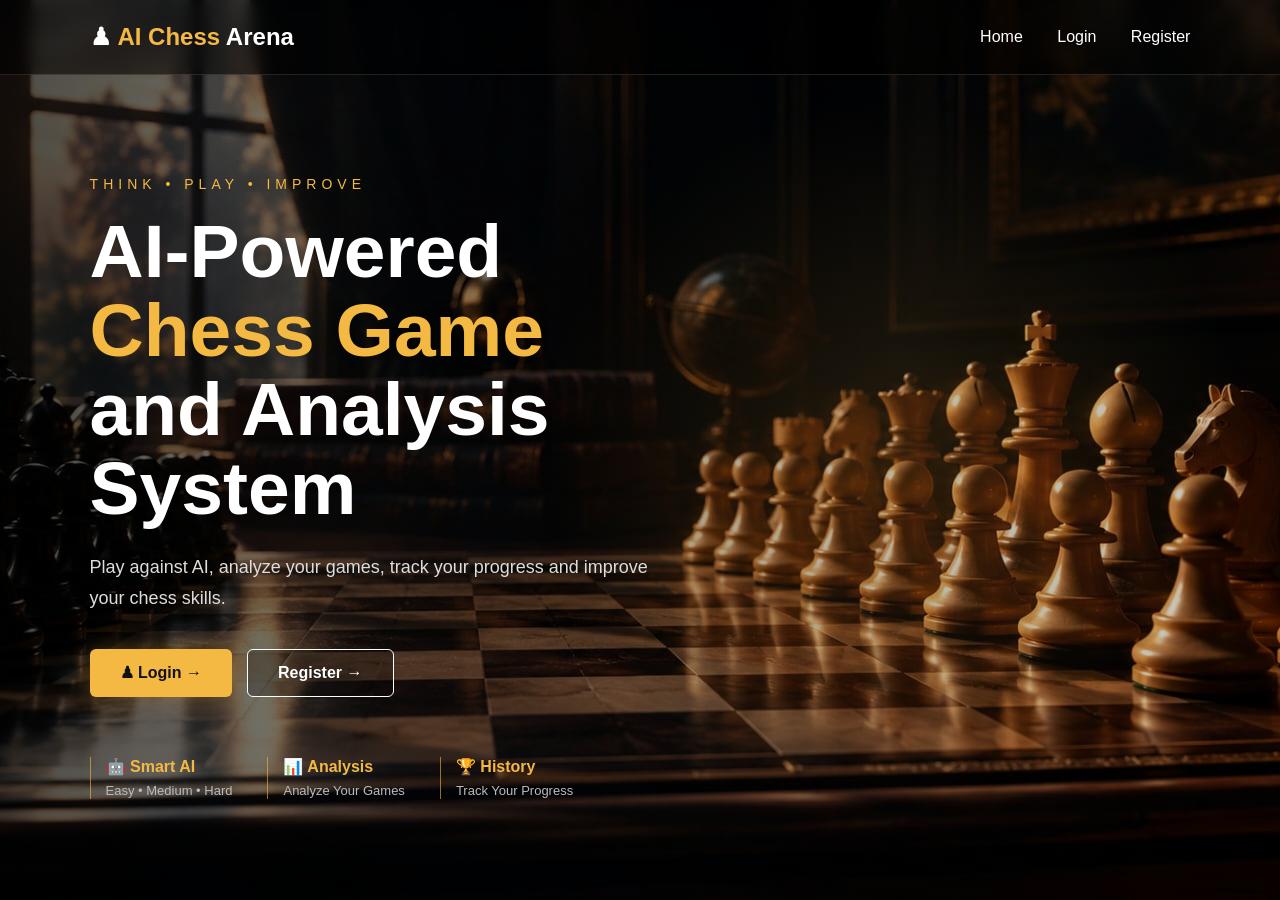
<file: AIChess/index.html>
<!DOCTYPE html>
<html lang="en">

<head>

    <meta charset="UTF-8">

    <meta name="viewport"
          content="width=device-width, initial-scale=1.0">

    <title>AI Chess Arena</title>

    <style>

        * {
            margin: 0;
            padding: 0;
            box-sizing: border-box;
            font-family: Arial, sans-serif;
        }

        body {
            min-height: 100vh;
            background: #05070a;
            color: white;
            overflow-x: hidden;
        }

        /* =========================
           BACKGROUND
        ========================== */

        .background {
            position: fixed;
            inset: 0;

            background-image:
                linear-gradient(
                    90deg,
                    rgba(0,0,0,0.70),
                    rgba(0,0,0,0.35),
                    rgba(0,0,0,0.20)
                ),
                url("home-bg.png");

            background-size: cover;
            background-position: center;
            background-repeat: no-repeat;

            z-index: -2;

            /* Only the background moves */
            animation: backgroundMove 18s ease-in-out infinite alternate;
        }

        /* Soft background lighting */

        .background::after {
            content: "";

            position: absolute;
            inset: 0;

            background:
                radial-gradient(
                    circle at 70% 50%,
                    rgba(255,190,80,0.12),
                    transparent 35%
                );

            /* Background effect only */
            animation: glow 5s ease-in-out infinite alternate;
        }

        /* Background movement */

        @keyframes backgroundMove {

            from {
                transform: scale(1);
            }

            to {
                transform: scale(1.04);
            }

        }

        /* Background glow */

        @keyframes glow {

            from {
                opacity: 0.4;
            }

            to {
                opacity: 1;
            }

        }

        /* =========================
           NAVIGATION
        ========================== */

        nav {
            height: 75px;

            display: flex;
            align-items: center;
            justify-content: space-between;

            padding: 0 7%;

            background: rgba(0,0,0,0.55);

            border-bottom:
                1px solid rgba(255,255,255,0.12);

            backdrop-filter: blur(8px);
        }

        .logo {
            font-size: 24px;
            font-weight: bold;
        }

        .logo span {
            color: #f4b942;
        }

        nav a {
            color: white;

            text-decoration: none;

            margin-left: 30px;

            font-size: 16px;

            transition: 0.3s;
        }

        nav a:hover {
            color: #f4b942;
        }

        /* =========================
           HERO
        ========================== */

        .hero {
            min-height: calc(100vh - 75px);

            display: flex;

            align-items: center;

            padding: 60px 7%;

            position: relative;
        }

        .content {
            max-width: 650px;
        }

        /* Tagline */

        .tagline {
            color: #f4b942;

            letter-spacing: 5px;

            font-size: 14px;

            margin-bottom: 20px;

            /* No animation */
            animation: none;
        }

        /* Main heading */

        .content h1 {
            font-size: clamp(45px, 6vw, 75px);

            line-height: 1.05;

            margin-bottom: 25px;

            /* No animation */
            animation: none;
        }

        .content h1 span {
            color: #f4b942;
        }

        /* Description */

        .content p {
            max-width: 580px;

            font-size: 18px;

            line-height: 1.7;

            color: #ddd;

            margin-bottom: 35px;

            /* No animation */
            animation: none;
        }

        /* =========================
           BUTTONS
        ========================== */

        .buttons {
            display: flex;

            gap: 15px;

            flex-wrap: wrap;

            /* No animation */
            animation: none;
        }

        .btn {
            display: inline-block;

            padding: 14px 30px;

            border-radius: 6px;

            text-decoration: none;

            font-weight: bold;

            transition: 0.3s;
        }

        .primary {
            background: #f4b942;

            color: #111;

            box-shadow:
                0 0 20px rgba(244,185,66,0.3);
        }

        .primary:hover {
            transform: translateY(-3px);

            box-shadow:
                0 0 30px rgba(244,185,66,0.6);
        }

        .secondary {
            border: 1px solid white;

            color: white;

            background: rgba(0,0,0,0.25);
        }

        .secondary:hover {
            background: white;

            color: #111;
        }

        /* =========================
           FEATURES
        ========================== */

        .features {
            display: flex;

            gap: 35px;

            margin-top: 60px;

            /* No animation */
            animation: none;
        }

        .feature {
            border-left:
                1px solid rgba(244,185,66,0.6);

            padding-left: 15px;
        }

        .feature strong {
            display: block;

            color: #f4b942;

            margin-bottom: 5px;
        }

        .feature span {
            color: #bbb;

            font-size: 13px;
        }

        /* =========================
           MOBILE
        ========================== */

        @media (max-width: 768px) {

            nav {
                padding: 0 5%;
            }

            .logo {
                font-size: 19px;
            }

            nav a {
                margin-left: 12px;
                font-size: 13px;
            }

            .hero {
                padding: 50px 7%;
            }

            .features {
                flex-wrap: wrap;

                gap: 20px;
            }

        }

    </style>

</head>


<body>


    <!-- Animated Background -->

    <div class="background"></div>


    <!-- Navigation -->

    <nav>

        <div class="logo">
            ♟ <span>AI Chess</span> Arena
        </div>


        <div>

            <a href="#">
                Home
            </a>

            <a href="login.html">
                Login
            </a>

            <a href="register.html">
                Register
            </a>

        </div>

    </nav>


    <!-- Hero Section -->

    <section class="hero">

        <div class="content">

            <div class="tagline">
                THINK • PLAY • IMPROVE
            </div>


            <h1>

                AI-Powered

                <br>

                <span>Chess Game</span>

                <br>

                and Analysis System

            </h1>


            <p>

                Play against AI, analyze your games,
                track your progress and improve your
                chess skills.

            </p>


            <div class="buttons">

                <a href="login.html"
                   class="btn primary">

                    ♟ Login →

                </a>


                <a href="register.html"
                   class="btn secondary">

                    Register →

                </a>

            </div>


            <div class="features">

                <div class="feature">

                    <strong>
                        🤖 Smart AI
                    </strong>

                    <span>
                        Easy • Medium • Hard
                    </span>

                </div>


                <div class="feature">

                    <strong>
                        📊 Analysis
                    </strong>

                    <span>
                        Analyze Your Games
                    </span>

                </div>


                <div class="feature">

                    <strong>
                        🏆 History
                    </strong>

                    <span>
                        Track Your Progress
                    </span>

                </div>

            </div>

        </div>

    </section>


</body>

</html>
</file>
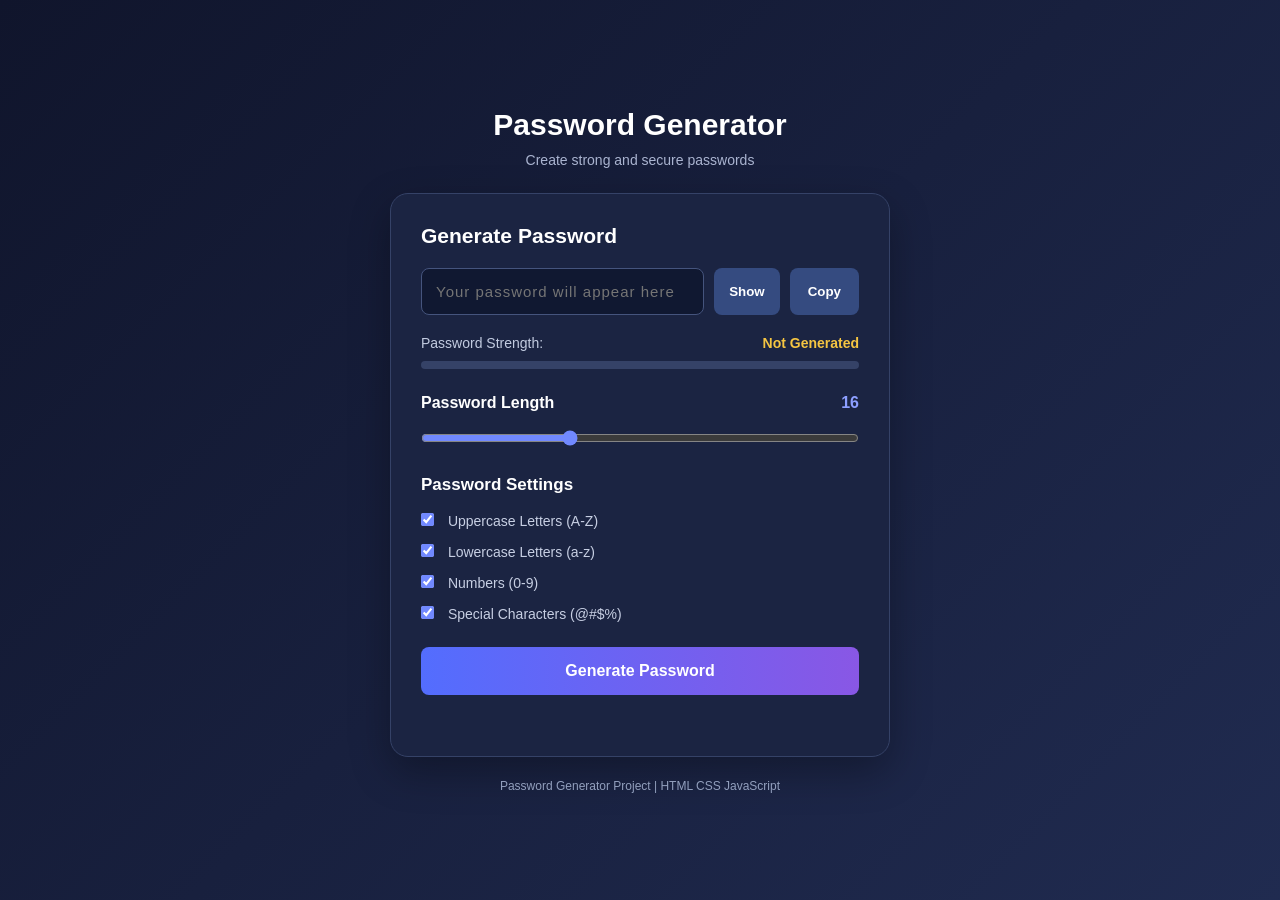
<file: passwordGenerator/index.html>
<!DOCTYPE html>
<html lang="en">
<head>
    <meta charset="UTF-8">
    <meta name="viewport" content="width=device-width, initial-scale=1.0">

    <title>Password Generator</title>

    <link rel="stylesheet" href="style.css">
</head>

<body>

    <div class="container">

        <div class="header">
            <h1>Password Generator</h1>
            <p>Create strong and secure passwords</p>
        </div>

        <div class="generator-card">

            <h2>Generate Password</h2>

            <div class="password-box">

                <input type="password" id="password"
                placeholder="Your password will appear here"
                readonly>

                <button id="toggleBtn">Show</button>
                <button id="copyBtn">Copy</button>

            </div>

            <div class="strength-section">
                <span>Password Strength:</span>
                <span id="strengthText">Not Generated</span>
            </div>

            <div class="strength-bar">
                <div id="strengthFill"></div>
            </div>

            <div class="length-section">

                <label>Password Length</label>
                <span id="lengthValue">16</span>

                <input type="range"
                id="length"
                min="8"
                max="32"
                value="16">

            </div>

            <div class="options">

                <h3>Password Settings</h3>

                <label>
                    <input type="checkbox" id="uppercase" checked>
                    Uppercase Letters (A-Z)
                </label>

                <label>
                    <input type="checkbox" id="lowercase" checked>
                    Lowercase Letters (a-z)
                </label>

                <label>
                    <input type="checkbox" id="numbers" checked>
                    Numbers (0-9)
                </label>

                <label>
                    <input type="checkbox" id="symbols" checked>
                    Special Characters (@#$%)
                </label>

            </div>

            <button id="generateBtn" class="generate-btn">
                Generate Password
            </button>

            <p id="notification"></p>

        </div>

        <footer>
            <p>Password Generator Project | HTML CSS JavaScript</p>
        </footer>

    </div>

    <script src="script.js"></script>

</body>
</html>
</file>
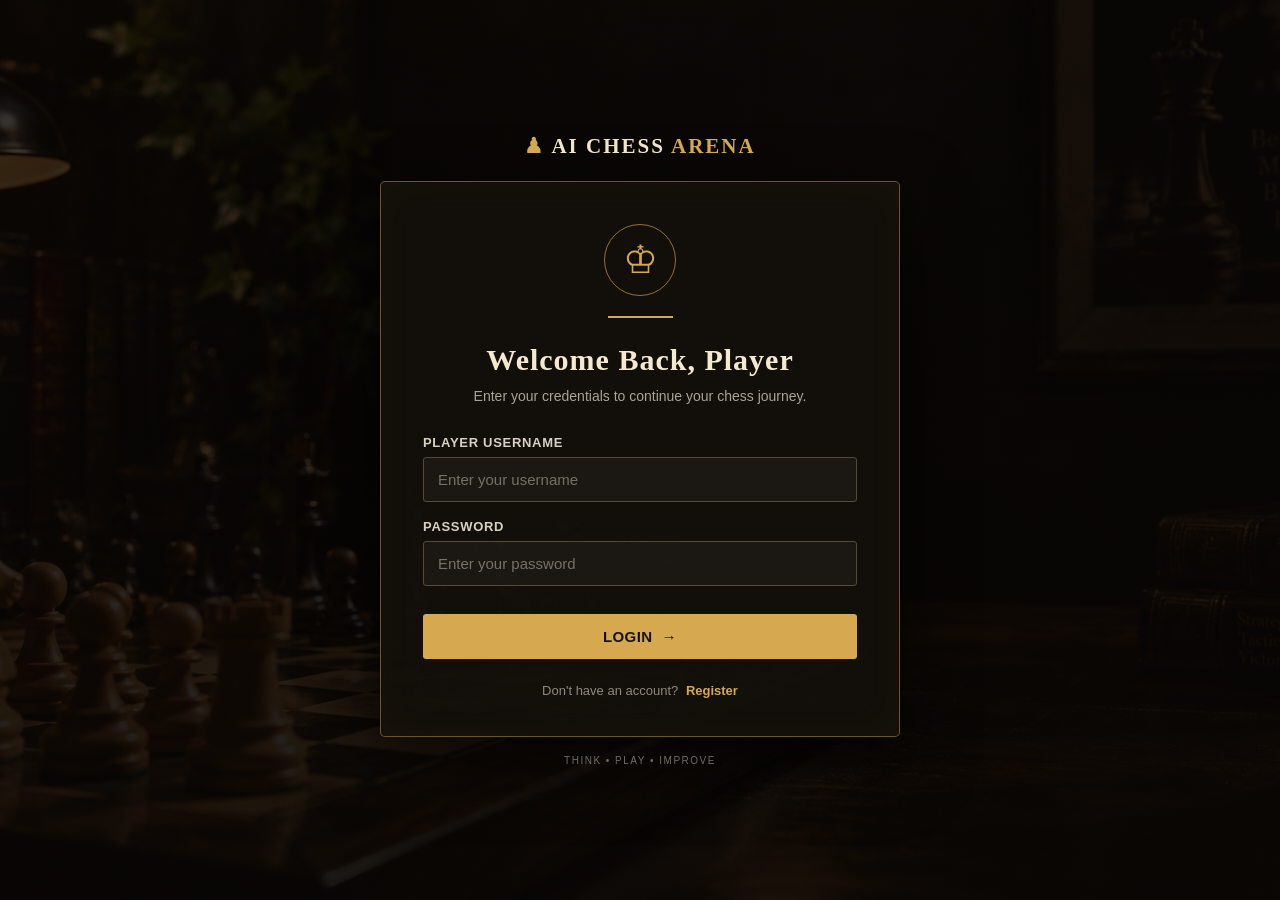
<file: AIChess/login.html>
<!DOCTYPE html>
<html lang="en">

<head>

    <meta charset="UTF-8">

    <meta name="viewport"
          content="width=device-width, initial-scale=1.0">

    <title>Login | AI Chess Arena</title>

    <style>

        * {
            margin: 0;
            padding: 0;
            box-sizing: border-box;
        }

        body {
            min-height: 100vh;

            display: flex;
            align-items: center;
            justify-content: center;

            font-family: Arial, sans-serif;

            background:
                linear-gradient(
                    rgba(8, 6, 4, 0.78),
                    rgba(8, 6, 4, 0.90)
                ),
                url("dashboard-bg.png");

            background-size: cover;
            background-position: center;

            color: white;

            padding: 25px;
        }

        .login-container {
            width: 100%;
            max-width: 520px;
        }

        /* BRAND */

        .brand {
            text-align: center;

            margin-bottom: 22px;

            font-family: Georgia, "Times New Roman", serif;

            font-size: 21px;

            font-weight: bold;

            letter-spacing: 2px;

            color: #d6a84f;
        }

        .brand span {
            color: #f1e6c8;
        }

        /* LOGIN CARD */

        .login-box {
            background: rgba(20, 16, 11, 0.94);

            border: 1px solid rgba(214, 168, 79, 0.45);

            border-radius: 5px;

            padding: 42px 42px 38px;

            box-shadow:
                0 25px 70px rgba(0,0,0,0.65),
                inset 0 0 40px rgba(214,168,79,0.03);
        }

        /* CHESS KING */

        .logo {
            width: 72px;
            height: 72px;

            margin: 0 auto 20px;

            display: flex;
            align-items: center;
            justify-content: center;

            border: 1px solid rgba(214,168,79,0.65);

            border-radius: 50%;

            font-size: 39px;

            color: #d6a84f;
        }

        /* TITLE */

        h1 {
            text-align: center;

            font-family: Georgia, "Times New Roman", serif;

            font-size: 30px;

            letter-spacing: 1px;

            color: #f5ead0;

            margin-bottom: 8px;
        }

        .subtitle {
            text-align: center;

            color: #aaa39a;

            font-size: 14px;

            margin-bottom: 28px;

            line-height: 1.6;
        }

        .line {
            width: 65px;
            height: 2px;

            background: #d6a84f;

            margin: 0 auto 25px;
        }

        /* FORM */

        label {
            display: block;

            margin-top: 17px;
            margin-bottom: 7px;

            color: #d8d0c3;

            font-size: 13px;

            font-weight: bold;

            letter-spacing: 0.7px;
        }

        input {
            width: 100%;

            padding: 13px 14px;

            background: rgba(255,255,255,0.04);

            color: #f5ead0;

            border: 1px solid #55493a;

            border-radius: 3px;

            font-size: 15px;

            outline: none;

            transition: 0.25s;
        }

        input::placeholder {
            color: #777066;
        }

        input:focus {
            border-color: #d6a84f;

            box-shadow:
                0 0 0 2px rgba(214,168,79,0.10);
        }

        /* LOGIN BUTTON */

        button {
            width: 100%;

            padding: 14px;

            margin-top: 28px;

            border: none;

            border-radius: 3px;

            background: #d6a84f;

            color: #17120b;

            font-size: 15px;

            font-weight: bold;

            letter-spacing: 0.4px;

            cursor: pointer;

            transition: 0.25s;
        }

        button:hover {
            background: #efd080;

            transform: translateY(-2px);
        }

        button:active {
            transform: translateY(0);
        }

        /* REGISTER LINK */

        .register-link {
            text-align: center;

            margin-top: 24px;

            color: #8f887f;

            font-size: 13px;
        }

        .register-link a {
            color: #d6a84f;

            font-weight: bold;

            text-decoration: none;

            margin-left: 4px;
        }

        .register-link a:hover {
            color: #efd080;
        }

        /* FOOTER */

        .footer {
            text-align: center;

            margin-top: 18px;

            color: #706b64;

            font-size: 10px;

            letter-spacing: 1.5px;
        }

        /* MOBILE */

        @media (max-width: 600px) {

            body {
                padding: 18px;
            }

            .login-box {
                padding: 35px 23px 32px;
            }

            .brand {
                font-size: 18px;
            }

            h1 {
                font-size: 26px;
            }

            .logo {
                width: 65px;
                height: 65px;

                font-size: 35px;
            }

        }

    </style>

</head>


<body>

    <div class="login-container">

        <div class="brand">
            ♟ <span>AI CHESS</span> ARENA
        </div>


        <div class="login-box">

            <div class="logo">
                ♔
            </div>


            <div class="line"></div>


            <h1>
                Welcome Back, Player
            </h1>


            <p class="subtitle">
                Enter your credentials to continue your chess journey.
            </p>


            <form action="login" method="post">


                <label for="username">
                    PLAYER USERNAME
                </label>

                <input
                    type="text"
                    id="username"
                    name="username"
                    placeholder="Enter your username"
                    required
                >


                <label for="password">
                    PASSWORD
                </label>

                <input
                    type="password"
                    id="password"
                    name="password"
                    placeholder="Enter your password"
                    required
                >


                <button type="submit">
                    LOGIN&nbsp; →
                </button>

            </form>


            <div class="register-link">

                Don't have an account?

                <a href="register.html">
                    Register
                </a>

            </div>

        </div>


        <div class="footer">
            THINK • PLAY • IMPROVE
        </div>

    </div>

</body>

</html>
</file>
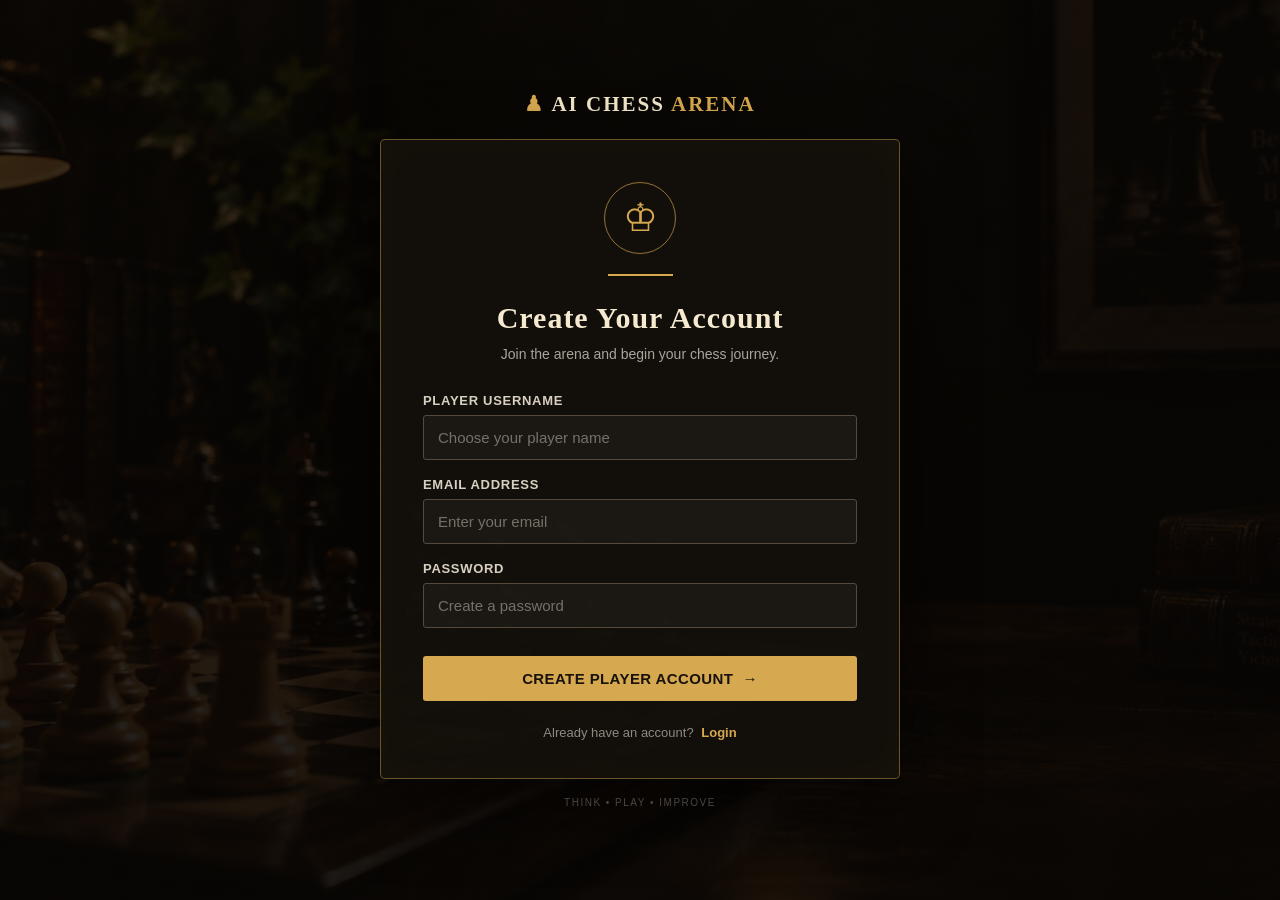
<file: AIChess/register.html>
<!DOCTYPE html>
<html lang="en">

<head>

    <meta charset="UTF-8">

    <meta name="viewport"
          content="width=device-width, initial-scale=1.0">

    <title>Register | AI Chess Arena</title>

    <style>

        * {
            margin: 0;
            padding: 0;
            box-sizing: border-box;
        }

        body {
            min-height: 100vh;

            display: flex;
            align-items: center;
            justify-content: center;

            font-family: Arial, sans-serif;

            background:
                linear-gradient(
                    rgba(8, 6, 4, 0.78),
                    rgba(8, 6, 4, 0.90)
                ),
                url("dashboard-bg.png");

            background-size: cover;
            background-position: center;

            color: white;

            padding: 25px;
        }

        .register-container {
            width: 100%;
            max-width: 520px;
        }

        /* BRAND */

        .brand {
            text-align: center;

            margin-bottom: 22px;

            font-family: Georgia, "Times New Roman", serif;

            font-size: 21px;

            font-weight: bold;

            letter-spacing: 2px;

            color: #d6a84f;
        }

        .brand span {
            color: #f1e6c8;
        }

        /* MAIN CARD */

        .register-box {
            position: relative;

            background: rgba(20, 16, 11, 0.94);

            border: 1px solid rgba(214, 168, 79, 0.45);

            border-radius: 5px;

            padding: 42px 42px 38px;

            box-shadow:
                0 25px 70px rgba(0,0,0,0.65),
                inset 0 0 40px rgba(214,168,79,0.03);
        }

        /* CHESS ICON */

        .logo {
            width: 72px;
            height: 72px;

            margin: 0 auto 20px;

            display: flex;
            align-items: center;
            justify-content: center;

            border: 1px solid rgba(214,168,79,0.65);

            border-radius: 50%;

            font-size: 39px;

            color: #d6a84f;
        }

        /* TITLE */

        h1 {
            text-align: center;

            font-family: Georgia, "Times New Roman", serif;

            font-size: 30px;

            letter-spacing: 1px;

            color: #f5ead0;

            margin-bottom: 8px;
        }

        .subtitle {
            text-align: center;

            color: #aaa39a;

            font-size: 14px;

            margin-bottom: 28px;

            line-height: 1.6;
        }

        .line {
            width: 65px;
            height: 2px;

            background: #d6a84f;

            margin: 0 auto 25px;
        }

        /* FORM */

        label {
            display: block;

            margin-top: 17px;
            margin-bottom: 7px;

            color: #d8d0c3;

            font-size: 13px;

            font-weight: bold;

            letter-spacing: 0.7px;
        }

        input {
            width: 100%;

            padding: 13px 14px;

            background: rgba(255,255,255,0.04);

            color: #f5ead0;

            border: 1px solid #55493a;

            border-radius: 3px;

            font-size: 15px;

            outline: none;

            transition: 0.25s;
        }

        input::placeholder {
            color: #777066;
        }

        input:focus {
            border-color: #d6a84f;

            box-shadow:
                0 0 0 2px rgba(214,168,79,0.10);
        }

        /* BUTTON */

        button {
            width: 100%;

            padding: 14px;

            margin-top: 28px;

            border: none;

            border-radius: 3px;

            background: #d6a84f;

            color: #17120b;

            font-size: 15px;

            font-weight: bold;

            letter-spacing: 0.4px;

            cursor: pointer;

            transition: 0.25s;
        }

        button:hover {
            background: #efd080;

            transform: translateY(-2px);
        }

        button:active {
            transform: translateY(0);
        }

        /* LOGIN LINK */

        .login-link {
            text-align: center;

            margin-top: 24px;

            color: #8f887f;

            font-size: 13px;
        }

        .login-link a {
            color: #d6a84f;

            font-weight: bold;

            text-decoration: none;

            margin-left: 4px;
        }

        .login-link a:hover {
            color: #efd080;
        }

        /* FOOTER */

        .footer {
            text-align: center;

            margin-top: 18px;

            color: #706b64;

            font-size: 10px;

            letter-spacing: 1.5px;
        }

        /* MOBILE */

        @media (max-width: 600px) {

            body {
                padding: 18px;
            }

            .register-box {
                padding: 35px 23px 32px;
            }

            .brand {
                font-size: 18px;
            }

            h1 {
                font-size: 26px;
            }

            .logo {
                width: 65px;
                height: 65px;
                font-size: 35px;
            }

        }

    </style>

</head>


<body>

    <div class="register-container">

        <div class="brand">
            ♟ <span>AI CHESS</span> ARENA
        </div>


        <div class="register-box">

            <div class="logo">
                ♔
            </div>


            <div class="line"></div>


            <h1>
                Create Your Account
            </h1>


            <p class="subtitle">
                Join the arena and begin your chess journey.
            </p>


            <form action="register" method="post">


                <label for="username">
                    PLAYER USERNAME
                </label>

                <input
                    type="text"
                    id="username"
                    name="username"
                    placeholder="Choose your player name"
                    required
                >


                <label for="email">
                    EMAIL ADDRESS
                </label>

                <input
                    type="email"
                    id="email"
                    name="email"
                    placeholder="Enter your email"
                    required
                >


                <label for="password">
                    PASSWORD
                </label>

                <input
                    type="password"
                    id="password"
                    name="password"
                    placeholder="Create a password"
                    required
                >


                <button type="submit">
                    CREATE PLAYER ACCOUNT&nbsp; →
                </button>

            </form>


            <div class="login-link">

                Already have an account?

                <a href="login.html">
                    Login
                </a>

            </div>

        </div>


        <div class="footer">
            THINK • PLAY • IMPROVE
        </div>

    </div>

</body>

</html>
</file>
<file: passwordGenerator/style.css>
* {
    margin: 0;
    padding: 0;
    box-sizing: border-box;
}

body {
    font-family: Arial, sans-serif;
    background: linear-gradient(135deg, #10152c, #202b50);
    min-height: 100vh;
    display: flex;
    justify-content: center;
    align-items: center;
    padding: 20px;
    color: white;
}

.container {
    width: 100%;
    max-width: 500px;
}

.header {
    text-align: center;
    margin-bottom: 25px;
}

.header h1 {
    font-size: 30px;
    color: #ffffff;
    margin-bottom: 10px;
}

.header p {
    color: #aab4d0;
    font-size: 14px;
}

.generator-card {
    background: #1b2442;
    padding: 30px;
    border-radius: 18px;
    border: 1px solid #354267;
    box-shadow: 0 15px 40px rgba(0, 0, 0, 0.3);
}

.generator-card h2 {
    font-size: 21px;
    margin-bottom: 20px;
}

.password-box {
    display: flex;
    gap: 10px;
    margin-bottom: 20px;
}

.password-box input {
    flex: 1;
    min-width: 0;
    padding: 14px;
    background: #101831;
    border: 1px solid #45547d;
    border-radius: 8px;
    color: #ffffff;
    font-size: 15px;
}

button {
    cursor: pointer;
    border: none;
    border-radius: 8px;
    font-weight: bold;
    transition: 0.3s;
}

#copyBtn {
    padding: 0 18px;
    background: #354b80;
    color: white;
}

#copyBtn:hover {
    background: #4969b0;
}

.strength-section {
    display: flex;
    justify-content: space-between;
    margin-bottom: 25px;
    font-size: 14px;
    color: #c2cbe0;
}

#strengthText {
    color: #f5c542;
    font-weight: bold;
}

.length-section {
    margin-bottom: 25px;
}

.length-section label {
    font-weight: bold;
}

#lengthValue {
    float: right;
    color: #8d9fff;
    font-weight: bold;
}

#length {
    width: 100%;
    margin-top: 18px;
    cursor: pointer;
    accent-color: #7189ff;
}

.options {
    margin-bottom: 25px;
}

.options h3 {
    margin-bottom: 18px;
    font-size: 17px;
}

.options label {
    display: block;
    margin-bottom: 15px;
    color: #c7cfe3;
    font-size: 14px;
    cursor: pointer;
}

.options input {
    margin-right: 10px;
    accent-color: #7189ff;
    cursor: pointer;
}

.generate-btn {
    width: 100%;
    padding: 15px;
    background: linear-gradient(90deg, #536dfe, #8957e5);
    color: white;
    font-size: 16px;
}

.generate-btn:hover {
    opacity: 0.85;
    transform: translateY(-2px);
}

footer {
    text-align: center;
    margin-top: 22px;
    color: #929fbd;
    font-size: 12px;
}

@media (max-width: 480px) {
    .generator-card {
        padding: 22px;
    }

    .header h1 {
        font-size: 25px;
    }

    .password-box {
        flex-wrap: wrap;
    }

    .password-box input {
        width: 100%;
    }

    #copyBtn {
        padding: 12px 18px;
    }
}

/* Show / Hide Password Button */

#toggleBtn {
    padding: 0 15px;
    background: #354b80;
    color: white;
}

#toggleBtn:hover {
    background: #4969b0;
}

/* Password Strength Meter */

.strength-bar {
    width: 100%;
    height: 8px;
    background: #354267;
    border-radius: 10px;
    margin-top: -15px;
    margin-bottom: 25px;
    overflow: hidden;
}

#strengthFill {
    width: 0%;
    height: 100%;
    border-radius: 10px;
    transition: width 0.3s ease, background 0.3s ease;
}

/* Notification Message */

#notification {
    text-align: center;
    font-size: 13px;
    color: #4ade80;
    margin-top: 15px;
    min-height: 16px;
}

/* Password Input */

.password-box input {
    letter-spacing: 1px;
}
</file>
